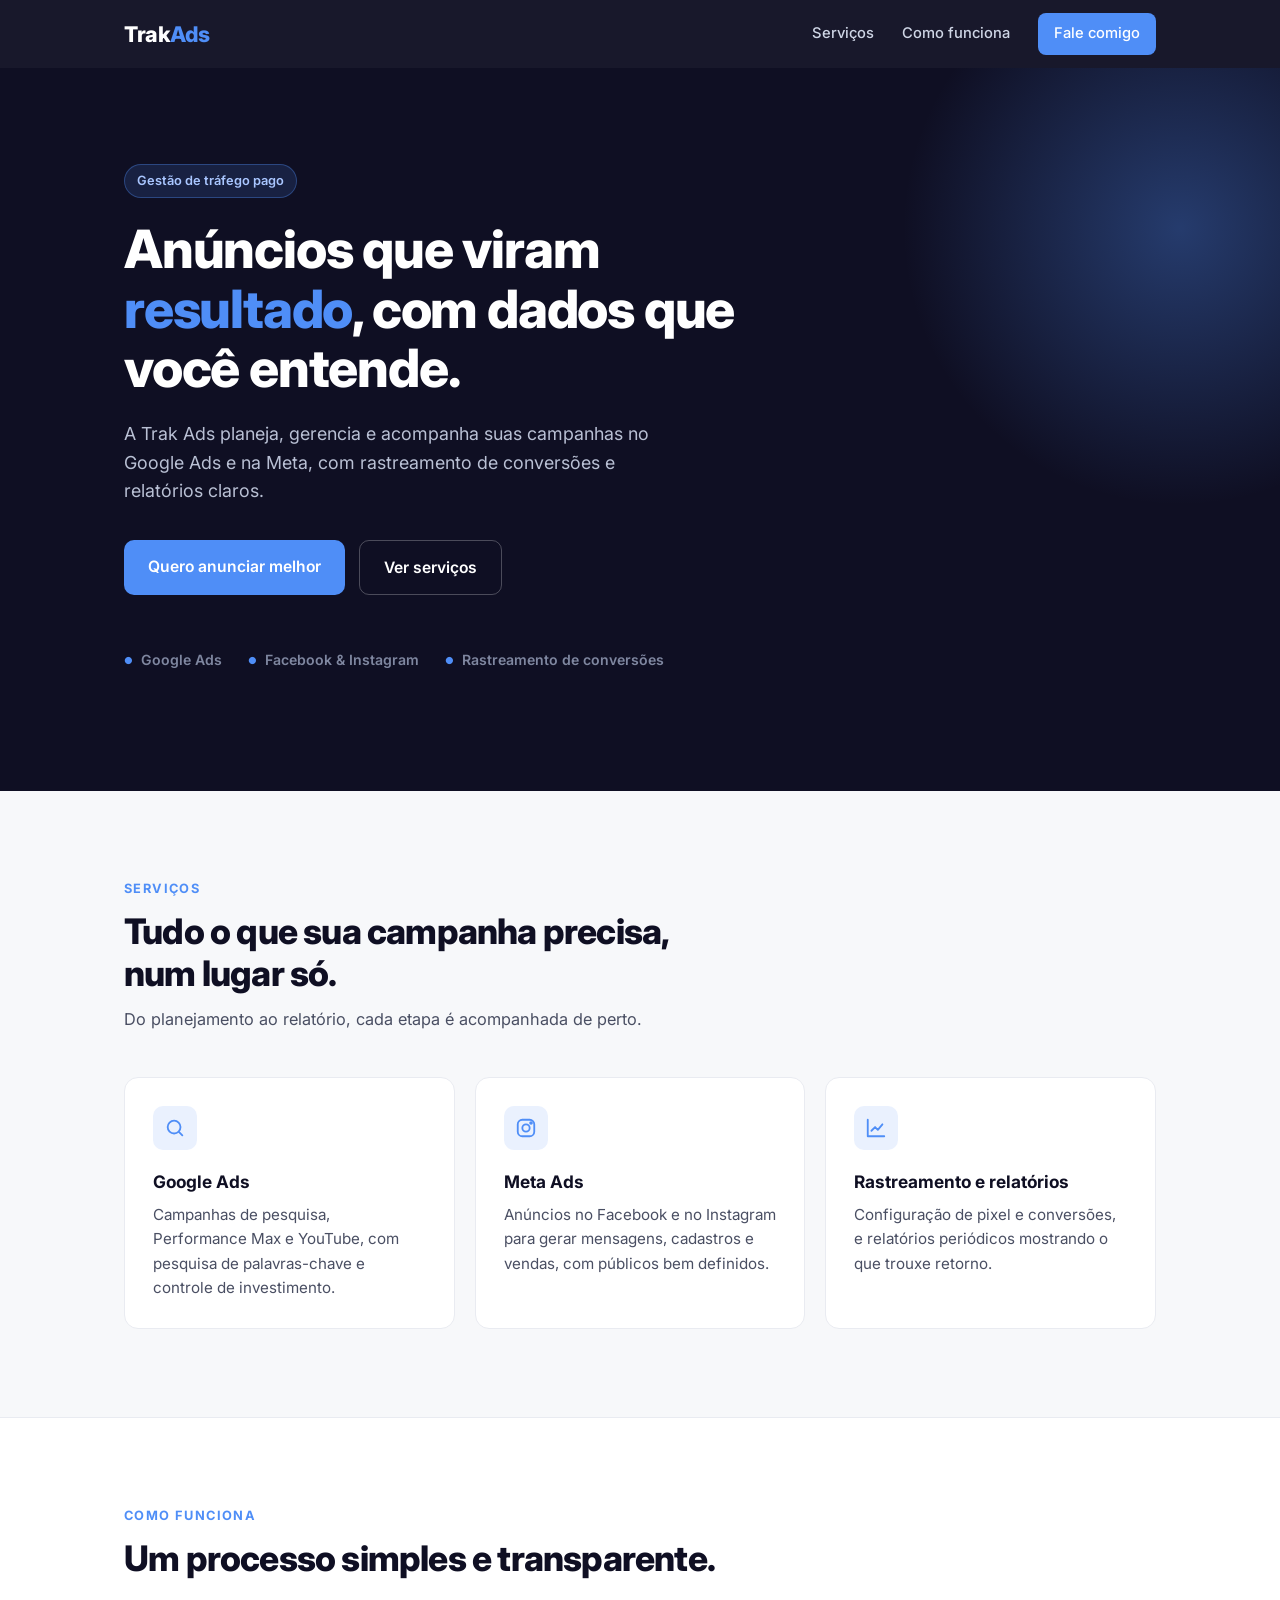
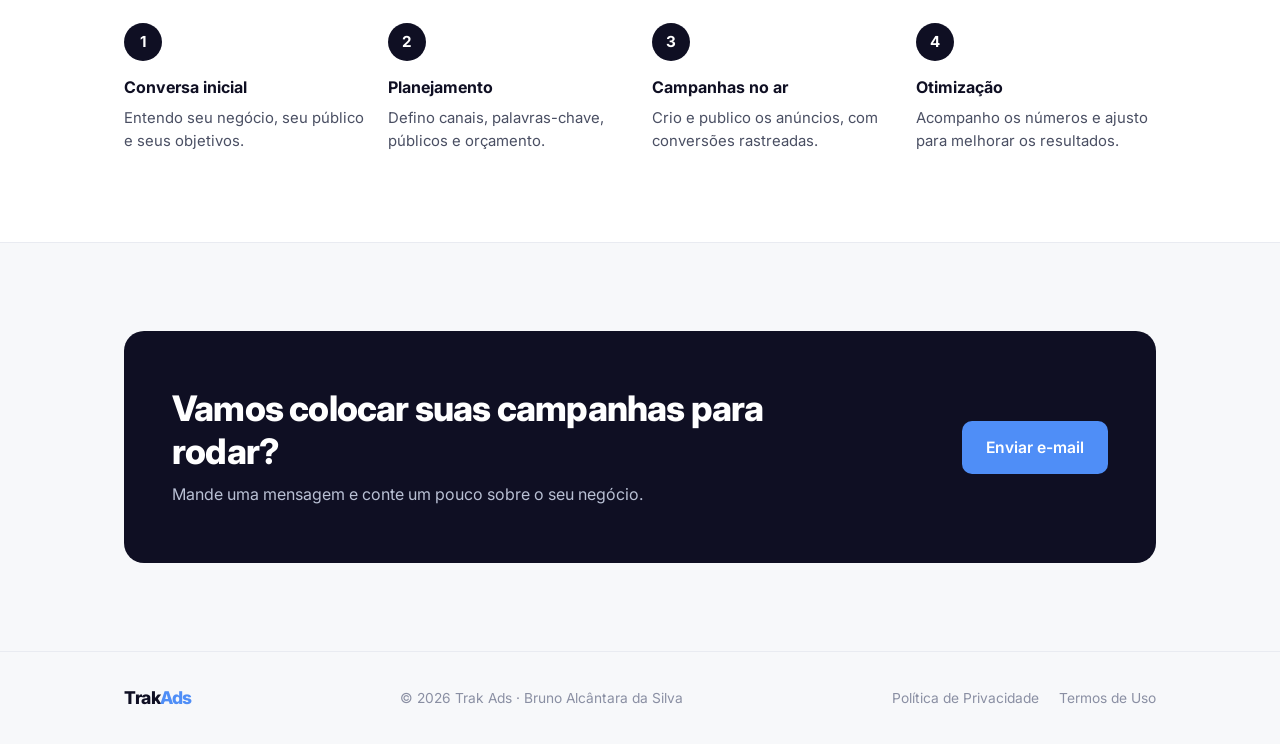
<file: index.html>
<!DOCTYPE html>
<html lang="pt-BR">
<head>
<meta charset="UTF-8" />
<meta name="viewport" content="width=device-width, initial-scale=1.0"/>
<title>Trak Ads – Gestão de Tráfego Pago</title>
<meta name="description" content="Trak Ads: gestão de campanhas no Google Ads e na Meta, com rastreamento de conversões e relatórios claros." />
<link rel="preconnect" href="https://fonts.googleapis.com">
<link rel="preconnect" href="https://fonts.gstatic.com" crossorigin>
<link href="https://fonts.googleapis.com/css2?family=Inter:wght@400;500;600;700;800&display=swap" rel="stylesheet">
<style>
  :root {
    --ink: #0f0f23;
    --ink-2: #23234a;
    --text: #4a4f63;
    --muted: #8a8fa3;
    --bg: #f7f8fa;
    --card: #ffffff;
    --blue: #4f8ef7;
    --blue-soft: #eaf1fe;
    --line: #e9ebf1;
  }
  *, *::before, *::after { box-sizing: border-box; margin: 0; padding: 0; }
  html { scroll-behavior: smooth; }
  body { font-family: "Inter", -apple-system, BlinkMacSystemFont, "Segoe UI", Roboto, sans-serif; background: var(--bg); color: var(--ink); line-height: 1.6; -webkit-font-smoothing: antialiased; }
  a { color: inherit; text-decoration: none; }
  .wrap { max-width: 1080px; margin: 0 auto; padding: 0 24px; }

  /* Header */
  header { position: sticky; top: 0; z-index: 10; background: rgba(15,15,35,0.96); backdrop-filter: blur(8px); }
  .nav { display: flex; align-items: center; justify-content: space-between; height: 68px; }
  .logo { font-size: 1.35rem; font-weight: 800; color: #fff; letter-spacing: -0.5px; }
  .logo span { color: var(--blue); }
  .nav-links { display: flex; align-items: center; gap: 28px; }
  .nav-links a { color: #cfd6e6; font-size: 0.92rem; font-weight: 500; }
  .nav-links a:hover { color: #fff; }
  .nav-links .cta-sm { background: var(--blue); color: #fff; padding: 9px 16px; border-radius: 8px; }
  .nav-links .cta-sm:hover { background: #3d7de8; }

  /* Hero */
  .hero { background: var(--ink); color: #fff; padding: 96px 0 120px; position: relative; overflow: hidden; }
  .hero::after { content: ""; position: absolute; right: -180px; top: -120px; width: 560px; height: 560px; border-radius: 50%; background: radial-gradient(circle, rgba(79,142,247,0.35), rgba(79,142,247,0) 70%); }
  .hero .wrap { position: relative; z-index: 1; }
  .tag { display: inline-block; font-size: 0.8rem; font-weight: 600; color: #a9c6ff; background: rgba(79,142,247,0.15); border: 1px solid rgba(79,142,247,0.35); padding: 6px 12px; border-radius: 999px; margin-bottom: 22px; }
  .hero h1 { font-size: clamp(2rem, 5vw, 3.3rem); line-height: 1.12; font-weight: 800; letter-spacing: -1.2px; max-width: 720px; }
  .hero h1 em { font-style: normal; color: var(--blue); }
  .hero p { color: #b9c0d4; font-size: 1.12rem; max-width: 560px; margin: 22px 0 34px; }
  .btns { display: flex; gap: 14px; flex-wrap: wrap; }
  .btn { display: inline-block; padding: 14px 24px; border-radius: 10px; font-weight: 600; font-size: 0.98rem; transition: transform .15s, background .15s; }
  .btn:hover { transform: translateY(-1px); }
  .btn-primary { background: var(--blue); color: #fff; }
  .btn-primary:hover { background: #3d7de8; }
  .btn-ghost { border: 1px solid rgba(255,255,255,0.25); color: #fff; }
  .btn-ghost:hover { background: rgba(255,255,255,0.08); }
  .platforms { display: flex; gap: 26px; flex-wrap: wrap; margin-top: 54px; color: #7f87a0; font-size: 0.88rem; font-weight: 600; }
  .platforms span::before { content: "●"; color: var(--blue); margin-right: 8px; font-size: 0.6rem; vertical-align: middle; }

  /* Sections */
  section { padding: 88px 0; }
  .eyebrow { font-size: 0.8rem; font-weight: 700; letter-spacing: 1.4px; text-transform: uppercase; color: var(--blue); margin-bottom: 10px; }
  h2 { font-size: clamp(1.6rem, 3.4vw, 2.2rem); font-weight: 800; letter-spacing: -0.8px; line-height: 1.2; max-width: 620px; }
  .sub { color: var(--text); font-size: 1.02rem; max-width: 600px; margin-top: 12px; }

  .grid { display: grid; grid-template-columns: repeat(3, 1fr); gap: 20px; margin-top: 44px; }
  .card { background: var(--card); border: 1px solid var(--line); border-radius: 14px; padding: 28px; transition: box-shadow .2s, transform .2s; }
  .card:hover { box-shadow: 0 10px 30px rgba(15,15,35,0.07); transform: translateY(-2px); }
  .icon { width: 44px; height: 44px; border-radius: 10px; background: var(--blue-soft); color: var(--blue); display: grid; place-items: center; margin-bottom: 18px; }
  .icon svg { width: 22px; height: 22px; }
  .card h3 { font-size: 1.08rem; font-weight: 700; margin-bottom: 8px; }
  .card p { color: var(--text); font-size: 0.95rem; }

  /* Steps */
  .steps-bg { background: var(--card); border-top: 1px solid var(--line); border-bottom: 1px solid var(--line); }
  .steps { display: grid; grid-template-columns: repeat(4, 1fr); gap: 24px; margin-top: 44px; counter-reset: step; }
  .step { position: relative; padding-top: 52px; }
  .step::before { counter-increment: step; content: counter(step); position: absolute; top: 0; left: 0; width: 38px; height: 38px; border-radius: 50%; background: var(--ink); color: #fff; font-weight: 700; display: grid; place-items: center; font-size: 0.95rem; }
  .step h3 { font-size: 1rem; font-weight: 700; margin-bottom: 6px; }
  .step p { color: var(--text); font-size: 0.93rem; }

  /* CTA */
  .cta { background: var(--ink); border-radius: 20px; padding: 56px 48px; color: #fff; display: flex; align-items: center; justify-content: space-between; gap: 28px; flex-wrap: wrap; }
  .cta h2 { color: #fff; }
  .cta p { color: #b9c0d4; margin-top: 10px; }

  /* Footer */
  footer { border-top: 1px solid var(--line); padding: 32px 0; }
  .foot { display: flex; justify-content: space-between; align-items: center; gap: 16px; flex-wrap: wrap; font-size: 0.86rem; color: var(--muted); }
  .foot .logo { color: var(--ink); font-size: 1.1rem; }
  .foot nav { display: flex; gap: 20px; }
  .foot nav a:hover { color: var(--ink); }

  @media (max-width: 860px) {
    .grid { grid-template-columns: 1fr; }
    .steps { grid-template-columns: 1fr 1fr; }
  }
  @media (max-width: 600px) {
    .wrap { padding: 0 16px; }
    .nav-links a:not(.cta-sm) { display: none; }
    .hero { padding: 64px 0 80px; }
    section { padding: 64px 0; }
    .steps { grid-template-columns: 1fr; }
    .cta { padding: 36px 24px; }
  }
</style>
</head>
<body>

<header>
  <div class="wrap nav">
    <a href="/" class="logo">Trak<span>Ads</span></a>
    <nav class="nav-links">
      <a href="#servicos">Serviços</a>
      <a href="#como-funciona">Como funciona</a>
      <a href="#contato" class="cta-sm">Fale comigo</a>
    </nav>
  </div>
</header>

<div class="hero">
  <div class="wrap">
    <span class="tag">Gestão de tráfego pago</span>
    <h1>Anúncios que viram <em>resultado</em>, com dados que você entende.</h1>
    <p>A Trak Ads planeja, gerencia e acompanha suas campanhas no Google Ads e na Meta, com rastreamento de conversões e relatórios claros.</p>
    <div class="btns">
      <a href="#contato" class="btn btn-primary">Quero anunciar melhor</a>
      <a href="#servicos" class="btn btn-ghost">Ver serviços</a>
    </div>
    <div class="platforms">
      <span>Google Ads</span>
      <span>Facebook &amp; Instagram</span>
      <span>Rastreamento de conversões</span>
    </div>
  </div>
</div>

<section id="servicos">
  <div class="wrap">
    <div class="eyebrow">Serviços</div>
    <h2>Tudo o que sua campanha precisa, num lugar só.</h2>
    <p class="sub">Do planejamento ao relatório, cada etapa é acompanhada de perto.</p>
    <div class="grid">
      <div class="card">
        <div class="icon"><svg viewBox="0 0 24 24" fill="none" stroke="currentColor" stroke-width="2" stroke-linecap="round" stroke-linejoin="round"><circle cx="11" cy="11" r="7"/><path d="m20 20-3.5-3.5"/></svg></div>
        <h3>Google Ads</h3>
        <p>Campanhas de pesquisa, Performance Max e YouTube, com pesquisa de palavras-chave e controle de investimento.</p>
      </div>
      <div class="card">
        <div class="icon"><svg viewBox="0 0 24 24" fill="none" stroke="currentColor" stroke-width="2" stroke-linecap="round" stroke-linejoin="round"><rect x="3" y="3" width="18" height="18" rx="5"/><circle cx="12" cy="12" r="4"/><circle cx="17.5" cy="6.5" r="1"/></svg></div>
        <h3>Meta Ads</h3>
        <p>Anúncios no Facebook e no Instagram para gerar mensagens, cadastros e vendas, com públicos bem definidos.</p>
      </div>
      <div class="card">
        <div class="icon"><svg viewBox="0 0 24 24" fill="none" stroke="currentColor" stroke-width="2" stroke-linecap="round" stroke-linejoin="round"><path d="M3 3v18h18"/><path d="m7 15 4-4 3 3 5-6"/></svg></div>
        <h3>Rastreamento e relatórios</h3>
        <p>Configuração de pixel e conversões, e relatórios periódicos mostrando o que trouxe retorno.</p>
      </div>
    </div>
  </div>
</section>

<section id="como-funciona" class="steps-bg">
  <div class="wrap">
    <div class="eyebrow">Como funciona</div>
    <h2>Um processo simples e transparente.</h2>
    <div class="steps">
      <div class="step"><h3>Conversa inicial</h3><p>Entendo seu negócio, seu público e seus objetivos.</p></div>
      <div class="step"><h3>Planejamento</h3><p>Defino canais, palavras-chave, públicos e orçamento.</p></div>
      <div class="step"><h3>Campanhas no ar</h3><p>Crio e publico os anúncios, com conversões rastreadas.</p></div>
      <div class="step"><h3>Otimização</h3><p>Acompanho os números e ajusto para melhorar os resultados.</p></div>
    </div>
  </div>
</section>

<section id="contato">
  <div class="wrap">
    <div class="cta">
      <div>
        <h2>Vamos colocar suas campanhas para rodar?</h2>
        <p>Mande uma mensagem e conte um pouco sobre o seu negócio.</p>
      </div>
      <a href="mailto:bruno.alcantaravt@gmail.com?subject=Contato%20pelo%20site%20Trak%20Ads" class="btn btn-primary">Enviar e-mail</a>
    </div>
  </div>
</section>

<footer>
  <div class="wrap foot">
    <a href="/" class="logo">Trak<span style="color:#4f8ef7">Ads</span></a>
    <span>© 2026 Trak Ads · Bruno Alcântara da Silva</span>
    <nav>
      <a href="/privacidade">Política de Privacidade</a>
      <a href="/termos">Termos de Uso</a>
    </nav>
  </div>
</footer>

</body>
</html>
</file>
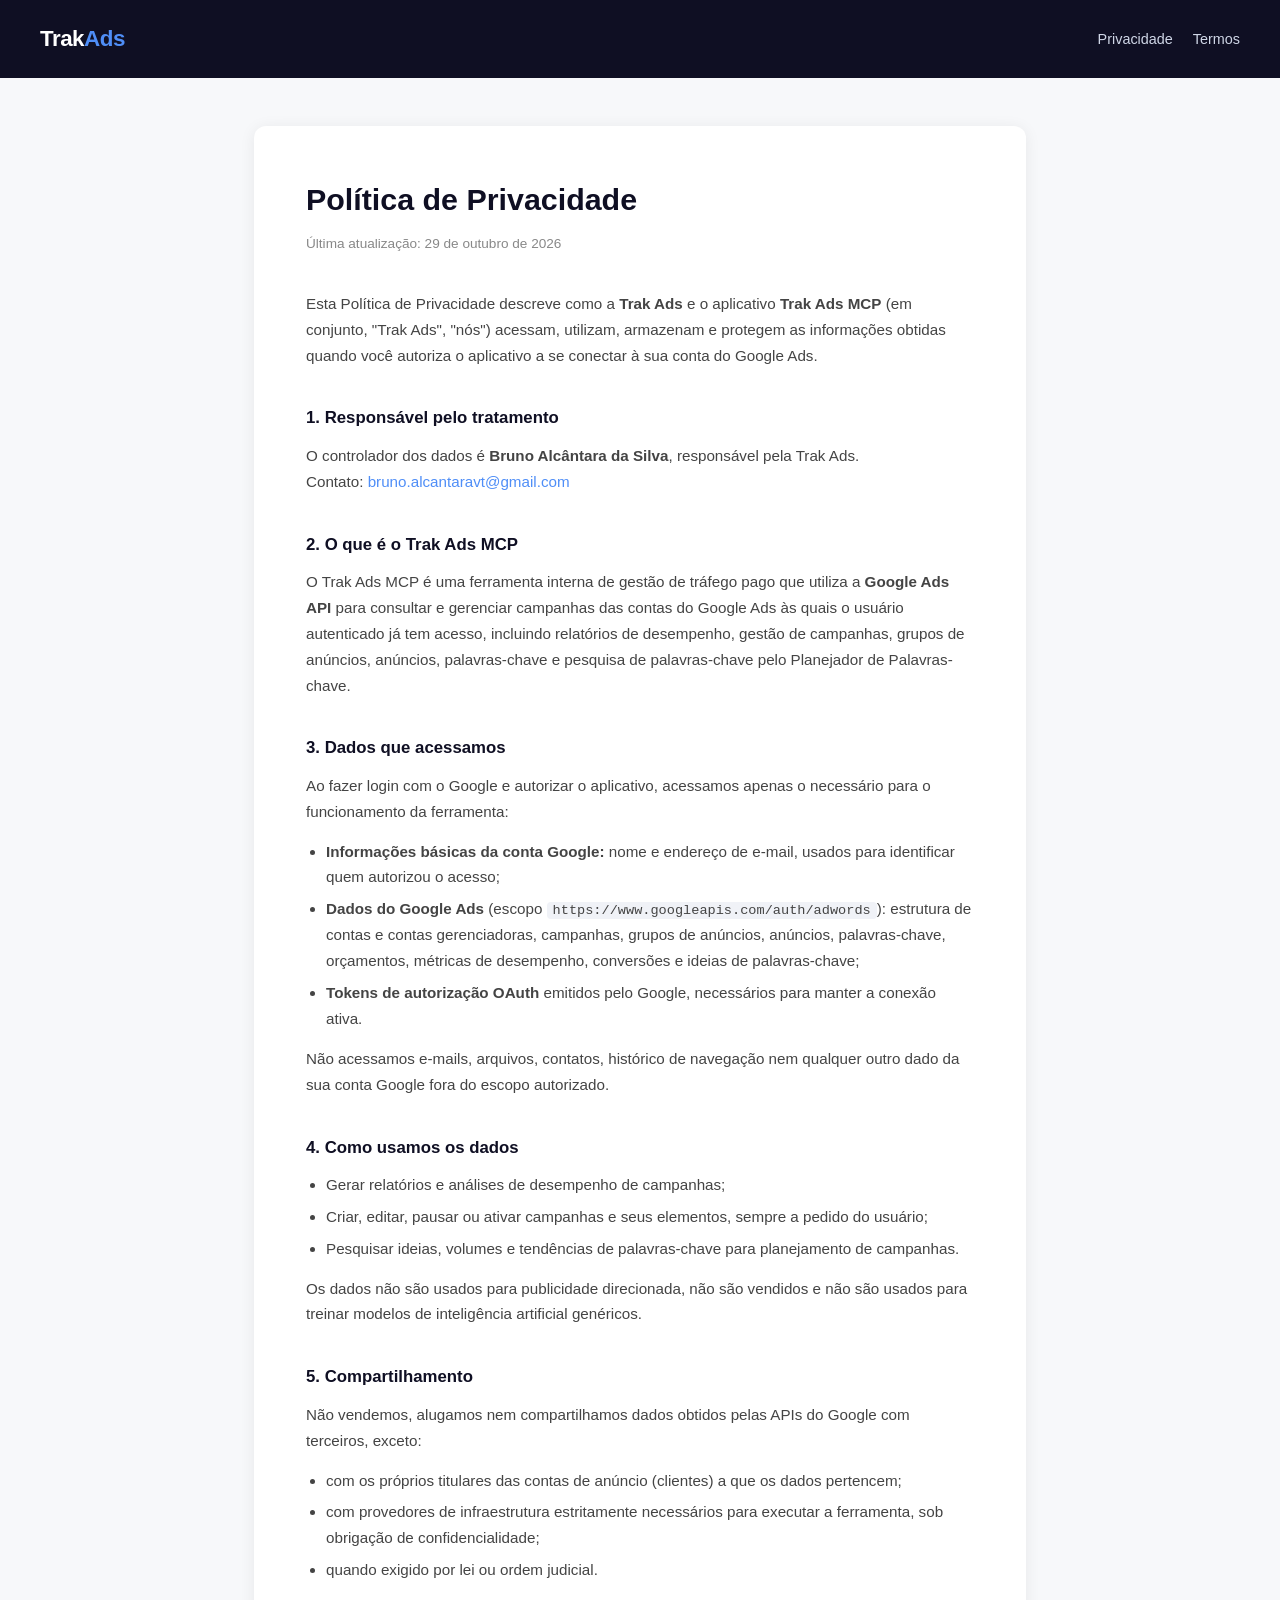
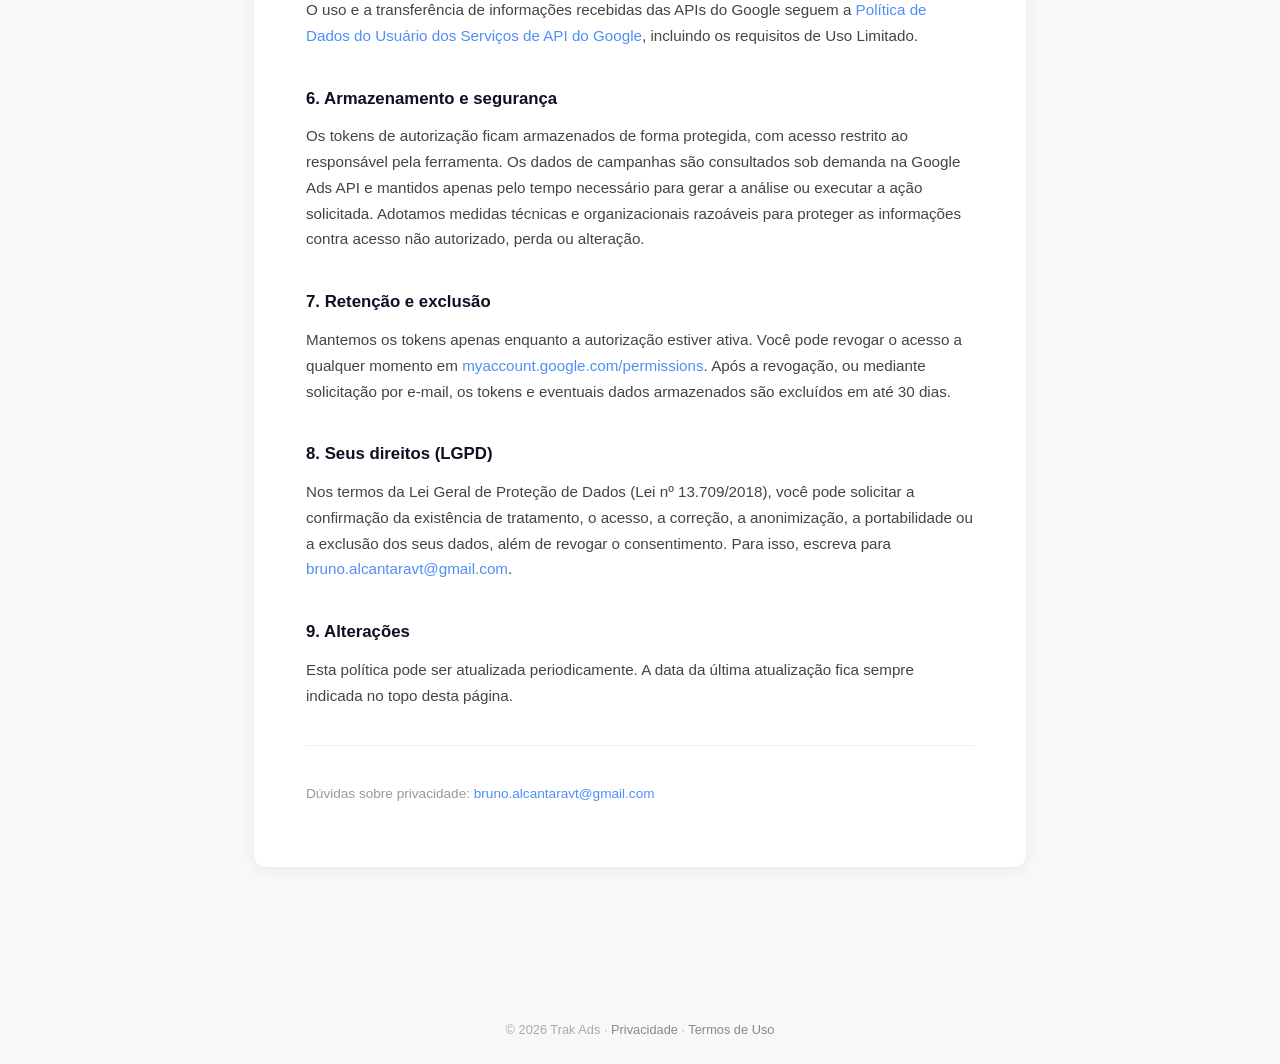
<file: privacidade.html>
<!DOCTYPE html>
<html lang="pt-BR">
<head>
<meta charset="UTF-8" />
<meta name="viewport" content="width=device-width, initial-scale=1.0"/>
<title>Política de Privacidade – Trak Ads</title>
<meta name="description" content="Política de Privacidade da Trak Ads e do aplicativo Trak Ads MCP." />
<link rel="stylesheet" href="/style.css" />
</head>
<body>
<header>
  <a href="/" class="logo-text">Trak<span>Ads</span></a>
  <nav><a href="/privacidade">Privacidade</a><a href="/termos">Termos</a></nav>
</header>
<div class="container">
<div class="card">
<h1>Política de Privacidade</h1>
<p class="updated">Última atualização: 29 de outubro de 2026</p>

<p>Esta Política de Privacidade descreve como a <strong>Trak Ads</strong> e o aplicativo <strong>Trak Ads MCP</strong> (em conjunto, "Trak Ads", "nós") acessam, utilizam, armazenam e protegem as informações obtidas quando você autoriza o aplicativo a se conectar à sua conta do Google Ads.</p>

<h2>1. Responsável pelo tratamento</h2>
<p>O controlador dos dados é <strong>Bruno Alcântara da Silva</strong>, responsável pela Trak Ads.<br/>
Contato: <a href="mailto:bruno.alcantaravt@gmail.com">bruno.alcantaravt@gmail.com</a></p>

<h2>2. O que é o Trak Ads MCP</h2>
<p>O Trak Ads MCP é uma ferramenta interna de gestão de tráfego pago que utiliza a <strong>Google Ads API</strong> para consultar e gerenciar campanhas das contas do Google Ads às quais o usuário autenticado já tem acesso, incluindo relatórios de desempenho, gestão de campanhas, grupos de anúncios, anúncios, palavras-chave e pesquisa de palavras-chave pelo Planejador de Palavras-chave.</p>

<h2>3. Dados que acessamos</h2>
<p>Ao fazer login com o Google e autorizar o aplicativo, acessamos apenas o necessário para o funcionamento da ferramenta:</p>
<ul>
  <li><strong>Informações básicas da conta Google:</strong> nome e endereço de e-mail, usados para identificar quem autorizou o acesso;</li>
  <li><strong>Dados do Google Ads</strong> (escopo <code>https://www.googleapis.com/auth/adwords</code>): estrutura de contas e contas gerenciadoras, campanhas, grupos de anúncios, anúncios, palavras-chave, orçamentos, métricas de desempenho, conversões e ideias de palavras-chave;</li>
  <li><strong>Tokens de autorização OAuth</strong> emitidos pelo Google, necessários para manter a conexão ativa.</li>
</ul>
<p>Não acessamos e-mails, arquivos, contatos, histórico de navegação nem qualquer outro dado da sua conta Google fora do escopo autorizado.</p>

<h2>4. Como usamos os dados</h2>
<ul>
  <li>Gerar relatórios e análises de desempenho de campanhas;</li>
  <li>Criar, editar, pausar ou ativar campanhas e seus elementos, sempre a pedido do usuário;</li>
  <li>Pesquisar ideias, volumes e tendências de palavras-chave para planejamento de campanhas.</li>
</ul>
<p>Os dados não são usados para publicidade direcionada, não são vendidos e não são usados para treinar modelos de inteligência artificial genéricos.</p>

<h2>5. Compartilhamento</h2>
<p>Não vendemos, alugamos nem compartilhamos dados obtidos pelas APIs do Google com terceiros, exceto:</p>
<ul>
  <li>com os próprios titulares das contas de anúncio (clientes) a que os dados pertencem;</li>
  <li>com provedores de infraestrutura estritamente necessários para executar a ferramenta, sob obrigação de confidencialidade;</li>
  <li>quando exigido por lei ou ordem judicial.</li>
</ul>
<p>O uso e a transferência de informações recebidas das APIs do Google seguem a <a href="https://developers.google.com/terms/api-services-user-data-policy" target="_blank" rel="noopener">Política de Dados do Usuário dos Serviços de API do Google</a>, incluindo os requisitos de Uso Limitado.</p>

<h2>6. Armazenamento e segurança</h2>
<p>Os tokens de autorização ficam armazenados de forma protegida, com acesso restrito ao responsável pela ferramenta. Os dados de campanhas são consultados sob demanda na Google Ads API e mantidos apenas pelo tempo necessário para gerar a análise ou executar a ação solicitada. Adotamos medidas técnicas e organizacionais razoáveis para proteger as informações contra acesso não autorizado, perda ou alteração.</p>

<h2>7. Retenção e exclusão</h2>
<p>Mantemos os tokens apenas enquanto a autorização estiver ativa. Você pode revogar o acesso a qualquer momento em <a href="https://myaccount.google.com/permissions" target="_blank" rel="noopener">myaccount.google.com/permissions</a>. Após a revogação, ou mediante solicitação por e-mail, os tokens e eventuais dados armazenados são excluídos em até 30 dias.</p>

<h2>8. Seus direitos (LGPD)</h2>
<p>Nos termos da Lei Geral de Proteção de Dados (Lei nº 13.709/2018), você pode solicitar a confirmação da existência de tratamento, o acesso, a correção, a anonimização, a portabilidade ou a exclusão dos seus dados, além de revogar o consentimento. Para isso, escreva para <a href="mailto:bruno.alcantaravt@gmail.com">bruno.alcantaravt@gmail.com</a>.</p>

<h2>9. Alterações</h2>
<p>Esta política pode ser atualizada periodicamente. A data da última atualização fica sempre indicada no topo desta página.</p>

<hr/>
<p class="small">Dúvidas sobre privacidade: <a href="mailto:bruno.alcantaravt@gmail.com">bruno.alcantaravt@gmail.com</a></p>
</div>
</div>
<footer>© 2026 Trak Ads · <a href="/privacidade">Privacidade</a> · <a href="/termos">Termos de Uso</a></footer>
</body>
</html>
</file>
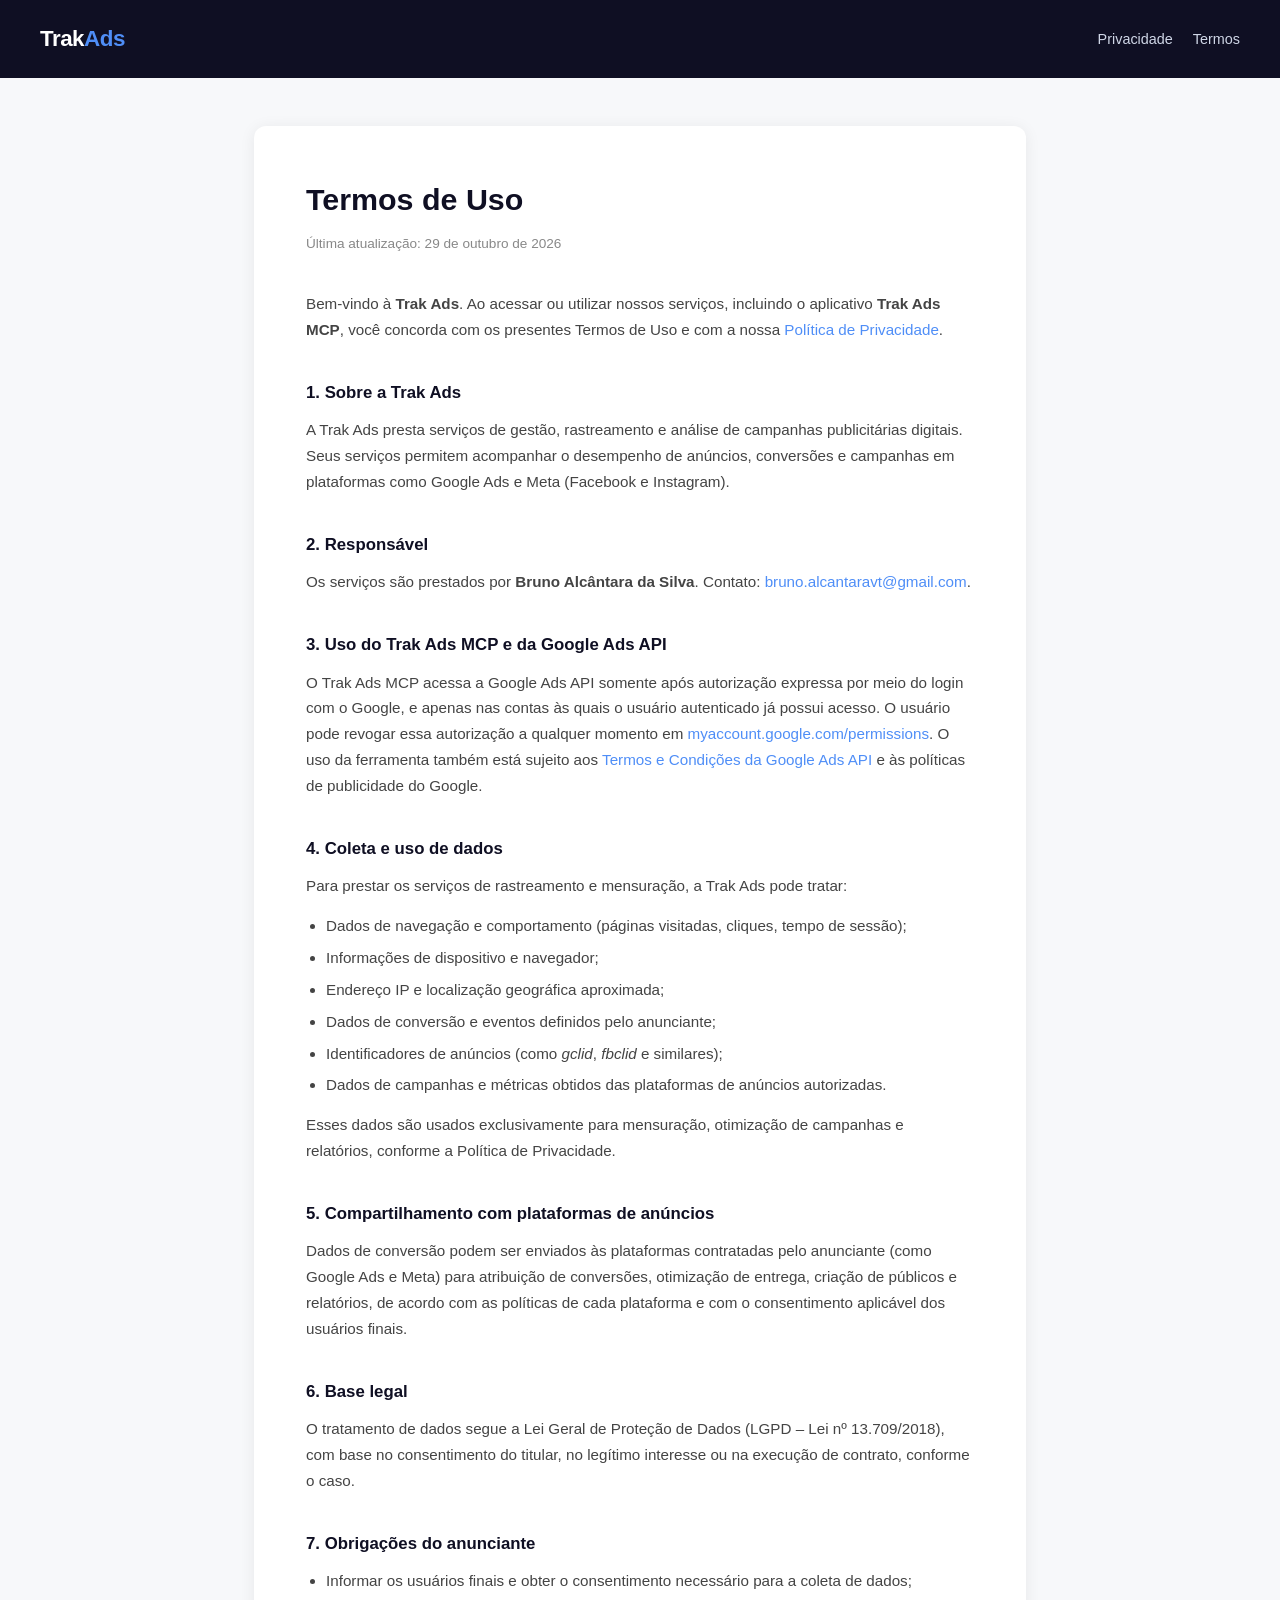
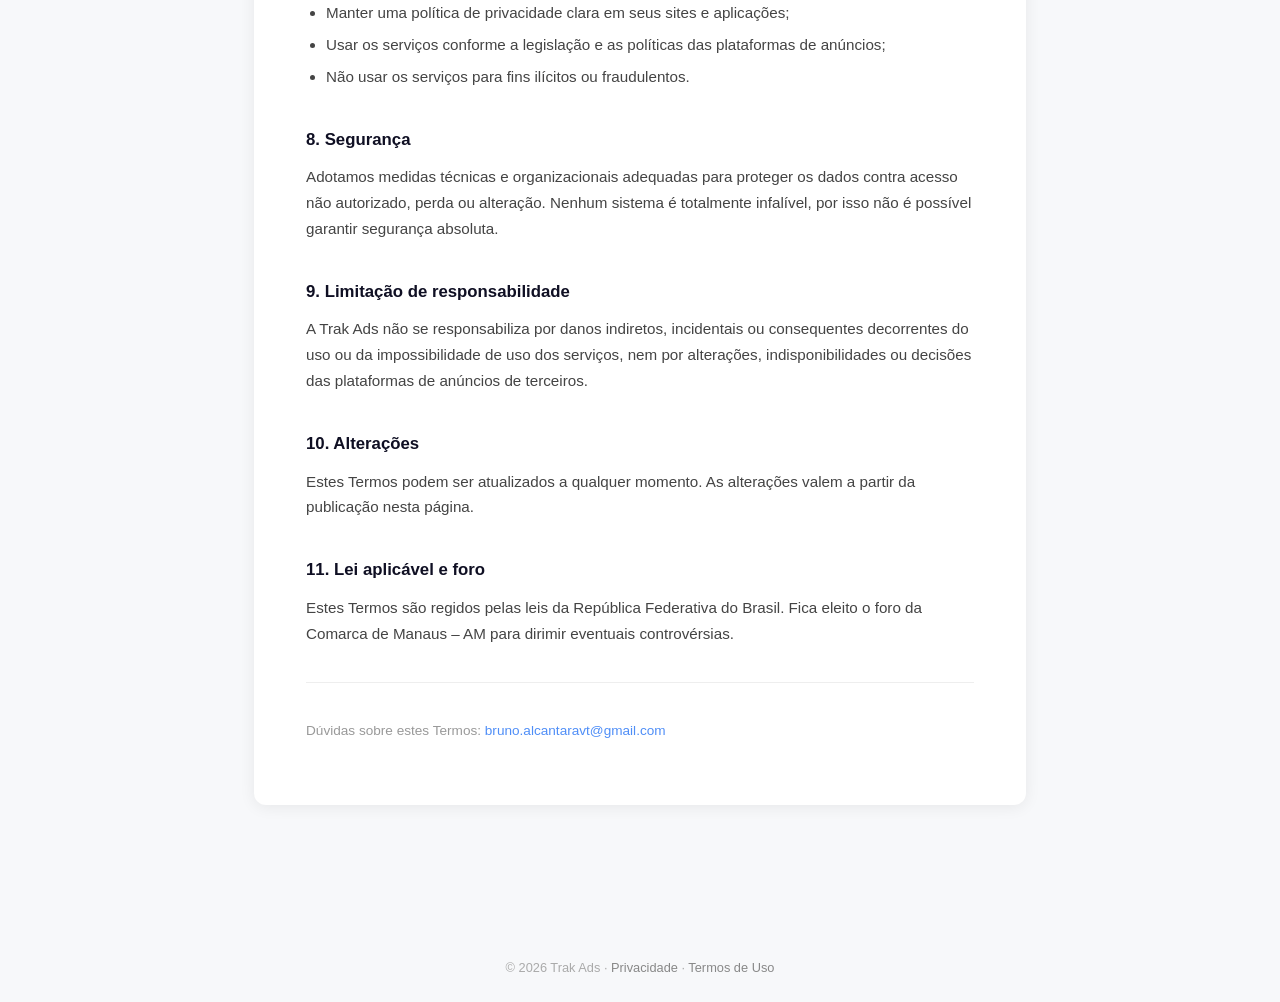
<file: termos.html>
<!DOCTYPE html>
<html lang="pt-BR">
<head>
<meta charset="UTF-8" />
<meta name="viewport" content="width=device-width, initial-scale=1.0"/>
<title>Termos de Uso – Trak Ads</title>
<meta name="description" content="Termos de Uso da Trak Ads e do aplicativo Trak Ads MCP." />
<link rel="stylesheet" href="/style.css" />
</head>
<body>
<header>
  <a href="/" class="logo-text">Trak<span>Ads</span></a>
  <nav><a href="/privacidade">Privacidade</a><a href="/termos">Termos</a></nav>
</header>
<div class="container">
<div class="card">
<h1>Termos de Uso</h1>
<p class="updated">Última atualização: 29 de outubro de 2026</p>
<p>Bem-vindo à <strong>Trak Ads</strong>. Ao acessar ou utilizar nossos serviços, incluindo o aplicativo <strong>Trak Ads MCP</strong>, você concorda com os presentes Termos de Uso e com a nossa <a href="/privacidade">Política de Privacidade</a>.</p>

<h2>1. Sobre a Trak Ads</h2>
<p>A Trak Ads presta serviços de gestão, rastreamento e análise de campanhas publicitárias digitais. Seus serviços permitem acompanhar o desempenho de anúncios, conversões e campanhas em plataformas como Google Ads e Meta (Facebook e Instagram).</p>

<h2>2. Responsável</h2>
<p>Os serviços são prestados por <strong>Bruno Alcântara da Silva</strong>. Contato: <a href="mailto:bruno.alcantaravt@gmail.com">bruno.alcantaravt@gmail.com</a>.</p>

<h2>3. Uso do Trak Ads MCP e da Google Ads API</h2>
<p>O Trak Ads MCP acessa a Google Ads API somente após autorização expressa por meio do login com o Google, e apenas nas contas às quais o usuário autenticado já possui acesso. O usuário pode revogar essa autorização a qualquer momento em <a href="https://myaccount.google.com/permissions" target="_blank" rel="noopener">myaccount.google.com/permissions</a>. O uso da ferramenta também está sujeito aos <a href="https://developers.google.com/google-ads/api/docs/terms" target="_blank" rel="noopener">Termos e Condições da Google Ads API</a> e às políticas de publicidade do Google.</p>

<h2>4. Coleta e uso de dados</h2>
<p>Para prestar os serviços de rastreamento e mensuração, a Trak Ads pode tratar:</p>
<ul>
  <li>Dados de navegação e comportamento (páginas visitadas, cliques, tempo de sessão);</li>
  <li>Informações de dispositivo e navegador;</li>
  <li>Endereço IP e localização geográfica aproximada;</li>
  <li>Dados de conversão e eventos definidos pelo anunciante;</li>
  <li>Identificadores de anúncios (como <em>gclid</em>, <em>fbclid</em> e similares);</li>
  <li>Dados de campanhas e métricas obtidos das plataformas de anúncios autorizadas.</li>
</ul>
<p>Esses dados são usados exclusivamente para mensuração, otimização de campanhas e relatórios, conforme a Política de Privacidade.</p>

<h2>5. Compartilhamento com plataformas de anúncios</h2>
<p>Dados de conversão podem ser enviados às plataformas contratadas pelo anunciante (como Google Ads e Meta) para atribuição de conversões, otimização de entrega, criação de públicos e relatórios, de acordo com as políticas de cada plataforma e com o consentimento aplicável dos usuários finais.</p>

<h2>6. Base legal</h2>
<p>O tratamento de dados segue a Lei Geral de Proteção de Dados (LGPD – Lei nº 13.709/2018), com base no consentimento do titular, no legítimo interesse ou na execução de contrato, conforme o caso.</p>

<h2>7. Obrigações do anunciante</h2>
<ul>
  <li>Informar os usuários finais e obter o consentimento necessário para a coleta de dados;</li>
  <li>Manter uma política de privacidade clara em seus sites e aplicações;</li>
  <li>Usar os serviços conforme a legislação e as políticas das plataformas de anúncios;</li>
  <li>Não usar os serviços para fins ilícitos ou fraudulentos.</li>
</ul>

<h2>8. Segurança</h2>
<p>Adotamos medidas técnicas e organizacionais adequadas para proteger os dados contra acesso não autorizado, perda ou alteração. Nenhum sistema é totalmente infalível, por isso não é possível garantir segurança absoluta.</p>

<h2>9. Limitação de responsabilidade</h2>
<p>A Trak Ads não se responsabiliza por danos indiretos, incidentais ou consequentes decorrentes do uso ou da impossibilidade de uso dos serviços, nem por alterações, indisponibilidades ou decisões das plataformas de anúncios de terceiros.</p>

<h2>10. Alterações</h2>
<p>Estes Termos podem ser atualizados a qualquer momento. As alterações valem a partir da publicação nesta página.</p>

<h2>11. Lei aplicável e foro</h2>
<p>Estes Termos são regidos pelas leis da República Federativa do Brasil. Fica eleito o foro da Comarca de Manaus – AM para dirimir eventuais controvérsias.</p>

<hr/>
<p class="small">Dúvidas sobre estes Termos: <a href="mailto:bruno.alcantaravt@gmail.com">bruno.alcantaravt@gmail.com</a></p>
</div>
</div>
<footer>© 2026 Trak Ads · <a href="/privacidade">Privacidade</a> · <a href="/termos">Termos de Uso</a></footer>
</body>
</html>
</file>
<file: style.css>
*, *::before, *::after { box-sizing: border-box; margin: 0; padding: 0; }
body { font-family: -apple-system, BlinkMacSystemFont, "Segoe UI", Roboto, Helvetica, Arial, sans-serif; background: #f7f8fa; color: #1a1a2e; line-height: 1.7; }
header { background: #0f0f23; padding: 20px 40px; display: flex; align-items: center; justify-content: space-between; gap: 12px; flex-wrap: wrap; }
header .logo-text { font-size: 1.4rem; font-weight: 700; color: #ffffff; letter-spacing: -0.5px; text-decoration: none; }
header .logo-text span { color: #4f8ef7; }
header nav a { color: #cfd6e6; margin-left: 20px; font-size: 0.9rem; text-decoration: none; }
header nav a:hover { color: #ffffff; }
.container { max-width: 820px; margin: 48px auto; padding: 0 24px 80px; }
.card { background: #ffffff; border-radius: 12px; padding: 48px 52px; box-shadow: 0 2px 16px rgba(0,0,0,0.07); }
h1 { font-size: 1.9rem; font-weight: 700; margin-bottom: 6px; color: #0f0f23; }
.updated { font-size: 0.85rem; color: #888; margin-bottom: 36px; }
.lead { font-size: 1.05rem; color: #333; }
h2 { font-size: 1.05rem; font-weight: 700; color: #0f0f23; margin-top: 36px; margin-bottom: 10px; }
p { margin-bottom: 14px; color: #444; font-size: 0.95rem; }
ul { padding-left: 20px; margin-bottom: 14px; }
ul li { color: #444; font-size: 0.95rem; margin-bottom: 6px; }
code { background: #f0f2f7; padding: 1px 6px; border-radius: 4px; font-size: 0.85rem; }
a { color: #4f8ef7; text-decoration: none; }
a:hover { text-decoration: underline; }
hr { border: none; border-top: 1px solid #eee; margin: 36px 0; }
.small { font-size: 0.85rem; color: #999; }
.links { display: flex; gap: 12px; flex-wrap: wrap; margin-top: 24px; }
.btn { display: inline-block; background: #0f0f23; color: #fff; padding: 10px 18px; border-radius: 8px; font-size: 0.9rem; }
.btn:hover { text-decoration: none; background: #23234a; }
footer { text-align: center; padding: 24px; font-size: 0.8rem; color: #aaa; }
footer a { color: #888; }
@media (max-width: 600px) { header { padding: 16px; } header nav a { margin-left: 14px; } .container { padding: 0 16px 60px; margin-top: 28px; } .card { padding: 28px 20px; } h1 { font-size: 1.4rem; } }
</file>
